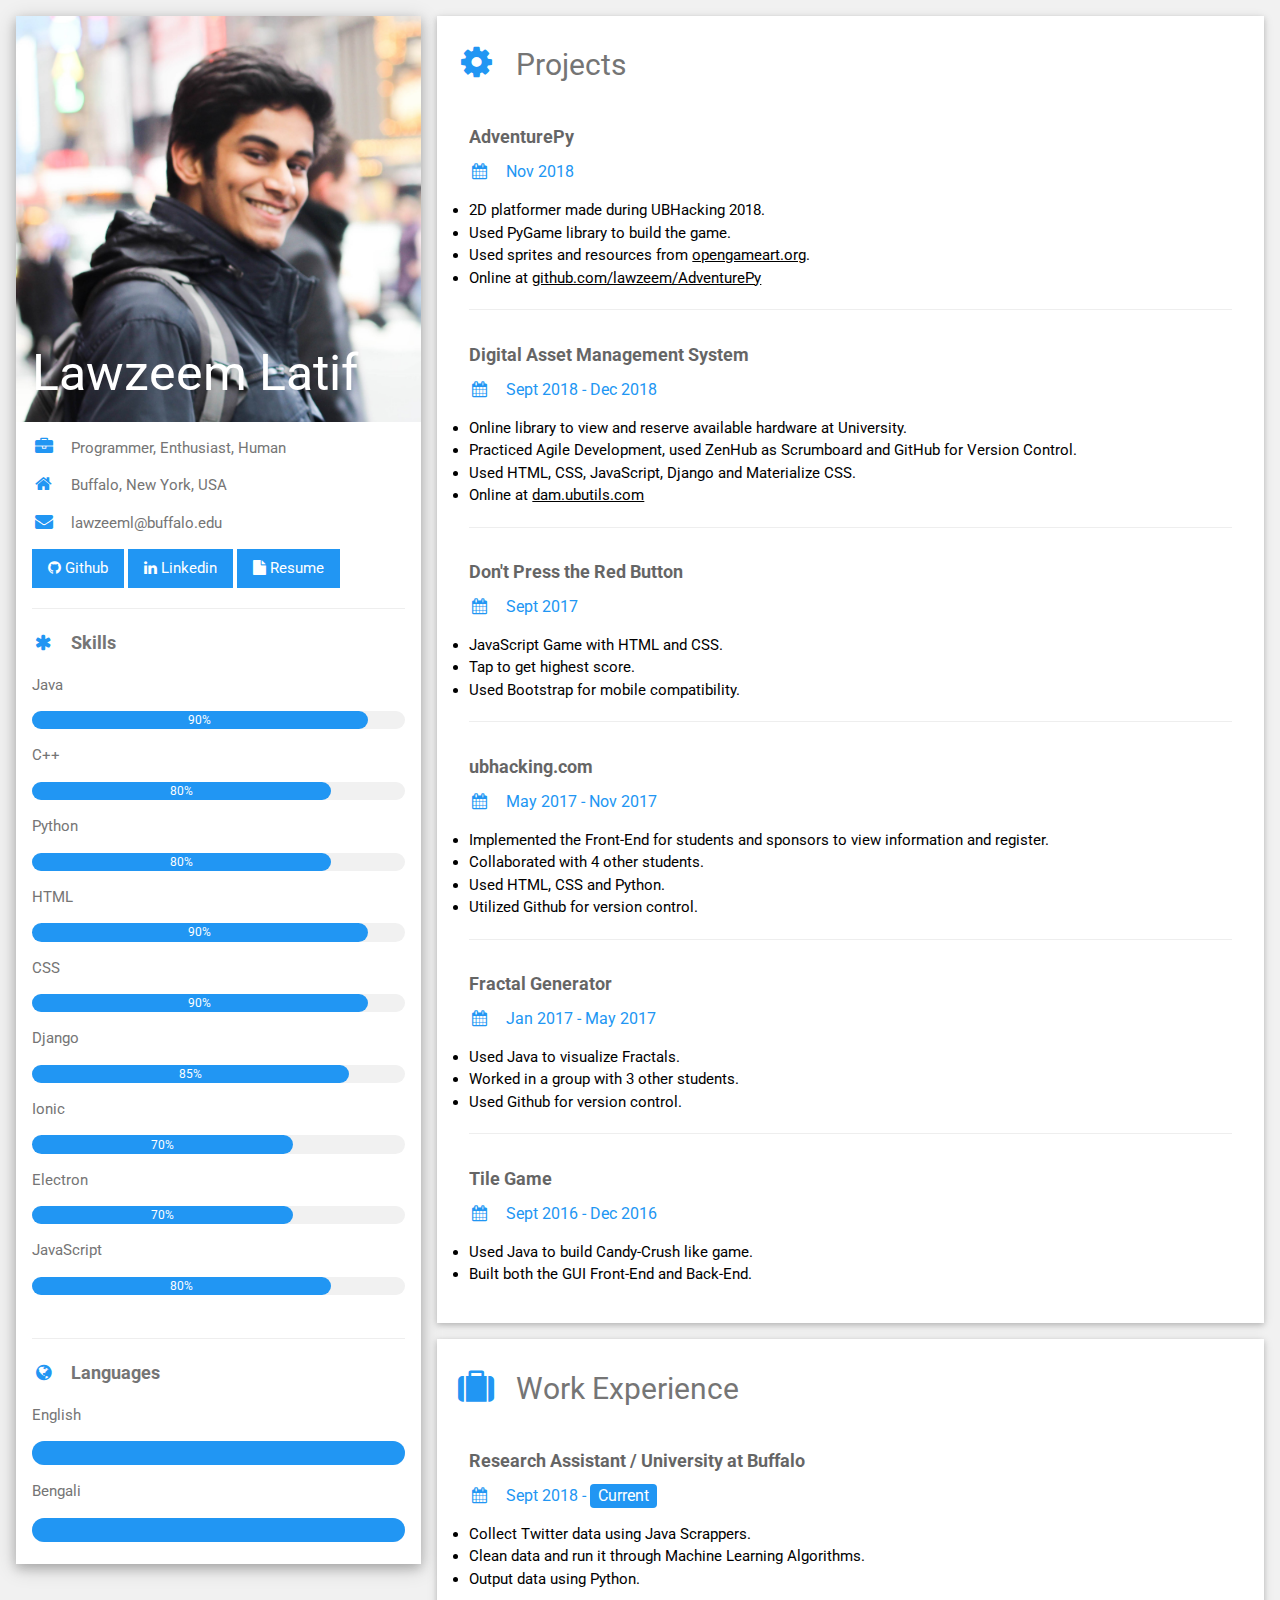
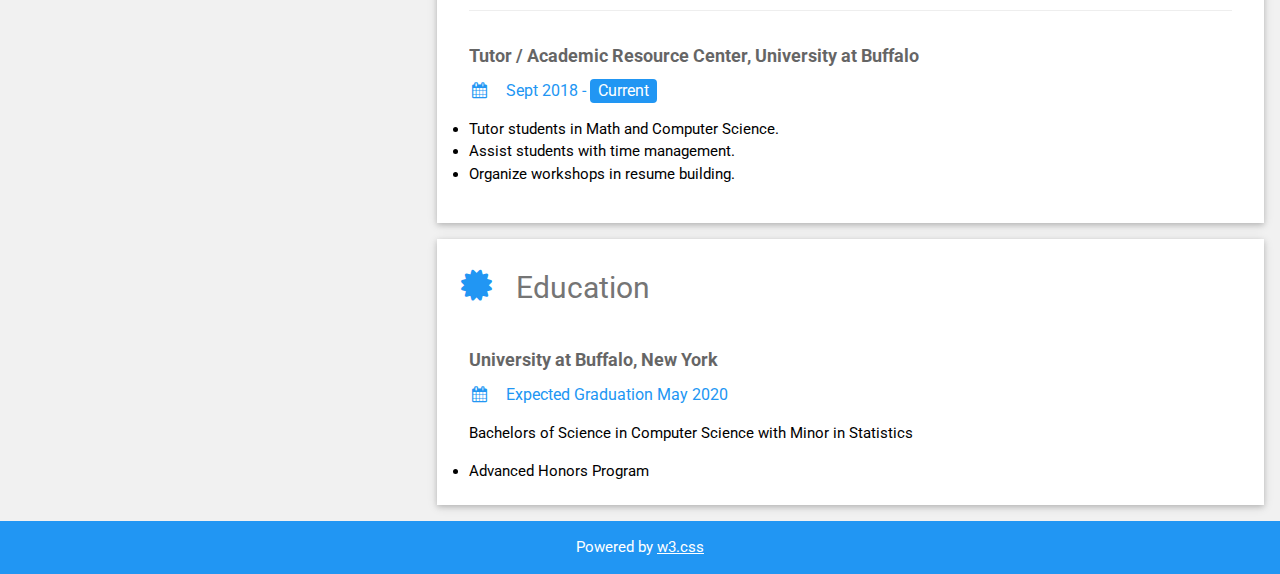
<file: index.html>
<!DOCTYPE html>
<html>
<title>Lawzeem Latif</title>
<meta charset="UTF-8">
<meta name="viewport" content="width=device-width, initial-scale=1">
<link rel="stylesheet" href="https://www.w3schools.com/w3css/4/w3.css">
<link rel='stylesheet' href='https://fonts.googleapis.com/css?family=Roboto'>
<link rel="stylesheet" href="https://cdnjs.cloudflare.com/ajax/libs/font-awesome/4.7.0/css/font-awesome.min.css">
<style>
html,body,h1,h2,h3,h4,h5,h6 {font-family: "Roboto", sans-serif}
</style>
<body class="w3-light-grey">

<!-- Page Container -->
<div class="w3-content w3-margin-top" style="max-width:1400px;">

  <!-- The Grid -->
  <div class="w3-row-padding">

    <!-- Left Column -->
    <div class="w3-third">
      <div class="w3-white w3-text-grey w3-card-4">
        <div class="w3-display-container">
          <img src="profile1.jpg" style="width:100%" alt="Avatar">
          <div class="w3-display-bottomleft w3-container w3-text-black">
            <h2 style="color:	white;font-size:50px;">Lawzeem Latif</h2>
          </div>
        </div>
        <div class="w3-container">
          <p><i class="fa fa-briefcase fa-fw w3-margin-right w3-large w3-text-blue"></i>Programmer, Enthusiast, Human</p>
          <p><i class="fa fa-home fa-fw w3-margin-right w3-large w3-text-blue"></i>Buffalo, New York, USA</p>
          <p><i class="fa fa-envelope fa-fw w3-margin-right w3-large w3-text-blue"></i>lawzeeml@buffalo.edu</p>
          <div>
            <a href="https://github.com/lawzeem" target="_blank"><button class="w3-button w3-blue"><i class="fa fa-github"></i> Github</button></a>
            <a href="https://linkedin.com/in/lawzeem-latif" target="_blank"><button class="w3-button w3-blue"><i class="fa fa-linkedin"></i> Linkedin</button></a>
            <a href="https://drive.google.com/file/d/0B1u2NZfpG3kgd19tRTAtczJPR2JzTzVta2hPcG9hZ3ZMTEVR/view?usp=sharing" target="_blank"><button class="w3-button w3-blue"><i class="fa fa-file"></i> Resume</button></a>
          </div>
          <hr>

          <p class="w3-large"><b><i class="fa fa-asterisk fa-fw w3-margin-right w3-text-blue"></i>Skills</b></p>
          <p>Java</p>
          <div class="w3-light-grey w3-round-xlarge w3-small">
            <div class="w3-container w3-center w3-round-xlarge w3-blue" style="width:90%">90%</div>
          </div>
          <p>C++</p>
          <div class="w3-light-grey w3-round-xlarge w3-small">
            <div class="w3-container w3-center w3-round-xlarge w3-blue" style="width:80%">
              <div class="w3-center w3-text-white">80%</div>
            </div>
          </div>
          <p>Python</p>
          <div class="w3-light-grey w3-round-xlarge w3-small">
            <div class="w3-container w3-center w3-round-xlarge w3-blue" style="width:80%">80%</div>
          </div>
          <p>HTML</p>
          <div class="w3-light-grey w3-round-xlarge w3-small">
            <div class="w3-container w3-center w3-round-xlarge w3-blue" style="width:90%">90%</div>
          </div>
          <p>CSS</p>
          <div class="w3-light-grey w3-round-xlarge w3-small">
            <div class="w3-container w3-center w3-round-xlarge w3-blue" style="width:90%">90%</div>
          </div>
          <p>Django</p>
          <div class="w3-light-grey w3-round-xlarge w3-small">
            <div class="w3-container w3-center w3-round-xlarge w3-blue" style="width:85%">85%</div>
          </div>
          <p>Ionic</p>
          <div class="w3-light-grey w3-round-xlarge w3-small">
            <div class="w3-container w3-center w3-round-xlarge w3-blue" style="width:70%">70%</div>
          </div>
          <p>Electron</p>
          <div class="w3-light-grey w3-round-xlarge w3-small">
            <div class="w3-container w3-center w3-round-xlarge w3-blue" style="width:70%">70%</div>
          </div>
          <p>JavaScript</p>
          <div class="w3-light-grey w3-round-xlarge w3-small">
            <div class="w3-container w3-center w3-round-xlarge w3-blue" style="width:80%">80%</div>
          </div>
          <br>
          <hr>
          <p class="w3-large w3-text-theme"><b><i class="fa fa-globe fa-fw w3-margin-right w3-text-blue"></i>Languages</b></p>
          <p>English</p>
          <div class="w3-light-grey w3-round-xlarge">
            <div class="w3-round-xlarge w3-blue" style="height:24px;width:100%"></div>
          </div>
          <p>Bengali</p>
          <div class="w3-light-grey w3-round-xlarge">
            <div class="w3-round-xlarge w3-blue" style="height:24px;width:100%"></div>
          </div>
          <br>
        </div>
      </div><br>

    <!-- End Left Column -->
    </div>

    <!-- Right Column -->
    <div class="w3-twothird">

      <div class="w3-container w3-card w3-white w3-margin-bottom">
        <h2 class="w3-text-grey w3-padding-16"><i class="fa fa-gear fa-fw w3-margin-right w3-xxlarge w3-text-blue"></i>Projects</h2>
        <div class="w3-container">
          <h5 class="w3-opacity "><b>AdventurePy</b></h5>
          <h6 class="w3-text-blue"><i class="fa fa-calendar fa-fw w3-margin-right"></i>Nov 2018</h6>
          <p>
            <li>2D platformer made during UBHacking 2018.</li>
            <li>Used PyGame library to build the game.</li>
            <li>Used sprites and resources from <a href ="opengameart.org">opengameart.org</a>.</li>
            <li>Online at <a href ="https://github.com/lawzeem/AdventurePy">github.com/lawzeem/AdventurePy</a></li>
          </p>
          <hr>
        </div>
        <div class="w3-container">
          <h5 class="w3-opacity "><b>Digital Asset Management System</b></h5>
          <h6 class="w3-text-blue"><i class="fa fa-calendar fa-fw w3-margin-right"></i>Sept 2018 - Dec 2018</h6>
          <p>
            <li>Online library to view and reserve available hardware at University.</li>
            <li>Practiced Agile Development, used ZenHub as Scrumboard and GitHub for Version Control.</li>
            <li>Used HTML, CSS, JavaScript, Django and Materialize CSS.</li>
            <li>Online at <a href ="https://dam.ubutils.com/">dam.ubutils.com</a></li>
          </p>
          <hr>
        </div>
        <div class="w3-container">
          <h5 class="w3-opacity "><b>Don't Press the Red Button</b></h5>
          <h6 class="w3-text-blue"><i class="fa fa-calendar fa-fw w3-margin-right"></i>Sept 2017</h6>
          <p>
            <li>JavaScript Game with HTML and CSS.</li>
            <li>Tap to get highest score.</li>
            <li>Used Bootstrap for mobile compatibility.</li>
          </p>
          <hr>
        </div>
        <div class="w3-container">
          <h5 class="w3-opacity"><b>ubhacking.com</b></h5>
          <h6 class="w3-text-blue"><i class="fa fa-calendar fa-fw w3-margin-right"></i>May 2017 - Nov 2017</h6>
          <p>
            <li>Implemented the Front-End for students and sponsors to view information and register.</li>
            <li>Collaborated with 4 other students.</li>
            <li>Used HTML, CSS and Python.</li>
            <li>Utilized Github for version control.</li>
          </p>
          <hr>
        </div>
          <div class="w3-container">
          <h5 class="w3-opacity"><b>Fractal Generator</b></h5>
          <h6 class="w3-text-blue"><i class="fa fa-calendar fa-fw w3-margin-right"></i>Jan 2017 - May 2017</h6>
          <p>
            <li>Used Java to visualize Fractals.</li>
            <li>Worked in a group with 3 other students.</li>
            <li>Used Github for version control.</li>
          </p>
          <hr>
        </div>  
        <div class="w3-container">
          <h5 class="w3-opacity"><b>Tile Game</b></h5>
          <h6 class="w3-text-blue"><i class="fa fa-calendar fa-fw w3-margin-right"></i>Sept 2016 - Dec 2016</h6>
          <p>
            <li>Used Java to build Candy-Crush like game.</li>
            <li>Built both the GUI Front-End and Back-End.</li>
          </p>
          <br>
        </div>

</div>
      <div class="w3-container w3-card w3-white w3-margin-bottom">
        <h2 class="w3-text-grey w3-padding-16"><i class="fa fa-suitcase fa-fw w3-margin-right w3-xxlarge w3-text-blue"></i>Work Experience</h2>
        <div class="w3-container">
          <h5 class="w3-opacity"><b>Research Assistant / University at Buffalo</b></h5>
          <h6 class="w3-text-blue"><i class="fa fa-calendar fa-fw w3-margin-right"></i>Sept 2018 - <span class="w3-tag w3-blue w3-round">Current</span></h6>
          <p>
            <li>Collect Twitter data using Java Scrappers.</li>
            <li>Clean data and run it through Machine Learning Algorithms.</li>
            <li>Output data using Python.</li>
          </p>
          <hr>
        </div>
        <div class="w3-container">
          <h5 class="w3-opacity"><b>Tutor / Academic Resource Center, University at Buffalo</b></h5>
          <h6 class="w3-text-blue"><i class="fa fa-calendar fa-fw w3-margin-right"></i>Sept 2018 - <span class="w3-tag w3-blue w3-round">Current</span></h6>
          <p>
            <li>Tutor students in Math and Computer Science.</li>
            <li>Assist students with time management.</li>
            <li>Organize workshops in resume building.</li>
          </p>
          <br>
        </div>
      </div>

      <div class="w3-container w3-card w3-white">
        <h2 class="w3-text-grey w3-padding-16"><i class="fa fa-certificate fa-fw w3-margin-right w3-xxlarge w3-text-blue"></i>Education</h2>
        <div class="w3-container">
          <h5 class="w3-opacity"><b>University at Buffalo, New York</b></h5>
          <h6 class="w3-text-blue"><i class="fa fa-calendar fa-fw w3-margin-right"></i>Expected Graduation May 2020</h6>
          <p>Bachelors of Science in Computer Science with Minor in Statistics</p>
          <li>Advanced Honors Program</li>
          <br>
        </div>
      </div>

    <!-- End Right Column -->
    </div>

  <!-- End Grid -->
  </div>

  <!-- End Page Container -->
</div>

<footer class="w3-container w3-blue w3-center w3-margin-top">
  <p>Powered by <a href="https://www.w3schools.com/w3css/default.asp" target="_blank">w3.css</a></p>
</footer>

</body>
</html>
</file>
